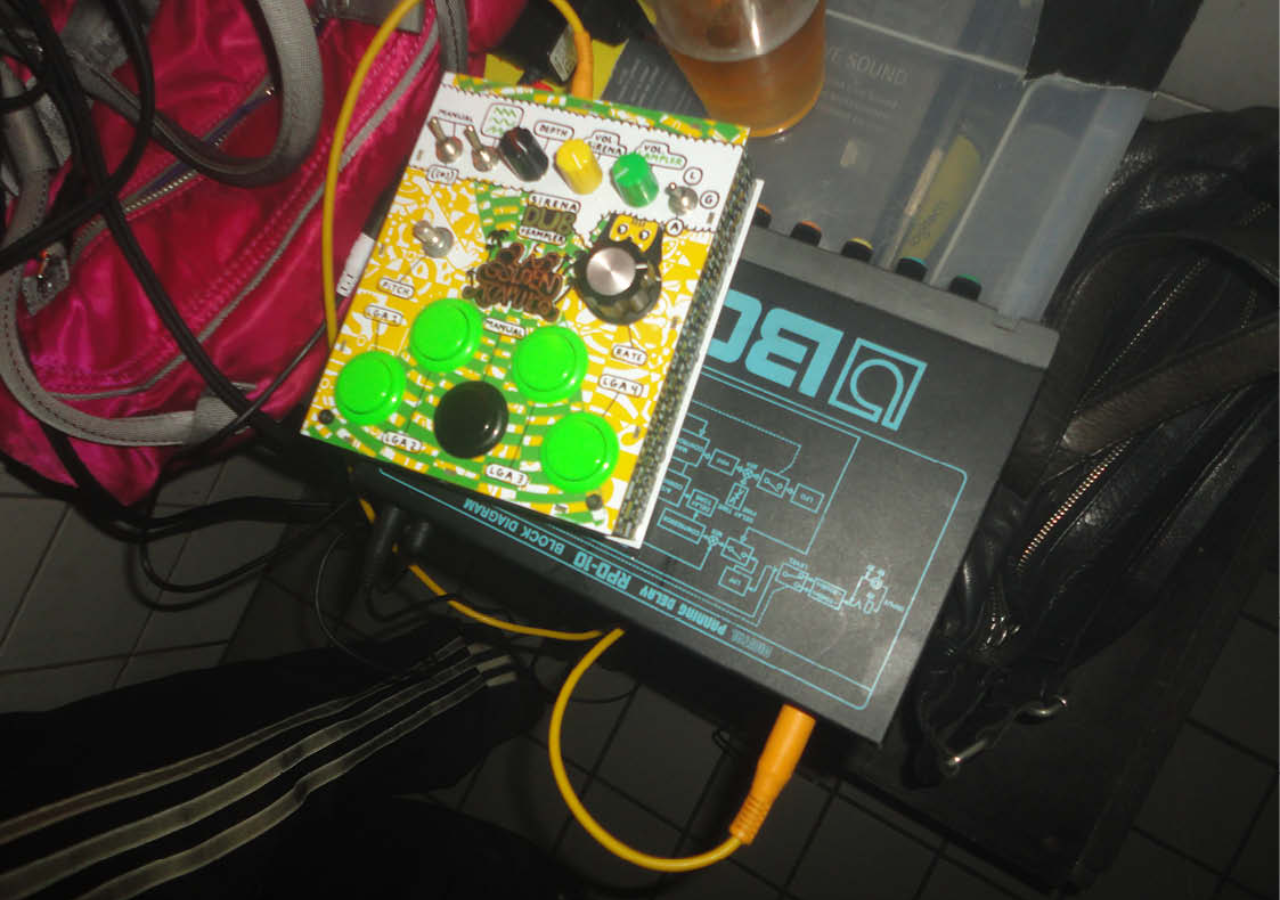
<file: index.html>
<!DOCTYPE html>
<html lang="en">
<head>
  <meta charset="utf-8">
  <meta name="viewport" content="width=device-width,initial-scale=1.0">
  <meta name="description" content="Part of the Dance — Andre Kahveciyan" />
  <meta name="author" content="Andre Kahveciyan" />
  <link rel="icon" href="assets/images/favicon/favicon.png"/>
  <title>Andre Kahveciyan: Part of the Dance</title>
  <link rel="stylesheet" href="assets/css/normalize.css">
  <link rel="stylesheet" href="assets/css/style.css">
</head>
<body class="landing">

  <div id="slideshow"></div>

  <script>
    // ── ADD MORE IMAGES HERE ─────────────────────────────────
    // Just add the filename to this array and drop the file
    // in the images/ folder. They will appear in the slideshow.
    const images = [
      "print1.jpg","print12.jpg","print13.jpg","print14.jpg","print15.jpg",
      "print16.jpg","print17.jpg","print18.jpg","print19.jpg","print110.jpg",
      "print111.jpg","print112.jpg","print113.jpg","print114.jpg","print115.jpg",
      "print116.jpg","print117.jpg","print118.jpg","print119.jpg","print120.jpg",
      "print121.jpg","print122.jpg","print123.jpg","print124.jpg","print125.jpg",
      "print126.jpg","print127.jpg","print128.jpg","print129.jpg","print130.jpg",
      "print131.jpg","print132.jpg","print133.jpg","print134.jpg","print135.jpg",
      "print136.jpg","print137.jpg","print138.jpg","print139.jpg","print140.jpg",
      "print141.jpg","print142.jpg","print143.jpg","print144.jpg","print145.jpg",
      "print146.jpg"
    ];

    const slideshow = document.getElementById('slideshow');
    let current = 0;
    let slides = [];

    images.forEach((img, i) => {
      const div = document.createElement('div');
      div.className = 'slide' + (i === 0 ? ' active' : '');
      div.style.backgroundImage = `url('images/${img}')`;
      slideshow.appendChild(div);
      slides.push(div);
    });

    setInterval(() => {
      slides[current].classList.remove('active');
      current = (current + 1) % slides.length;
      slides[current].classList.add('active');
    }, 2500);

    document.body.addEventListener('click', () => {
      window.location.href = 'essay.html';
    });
  </script>

</body>
</html>
</file>
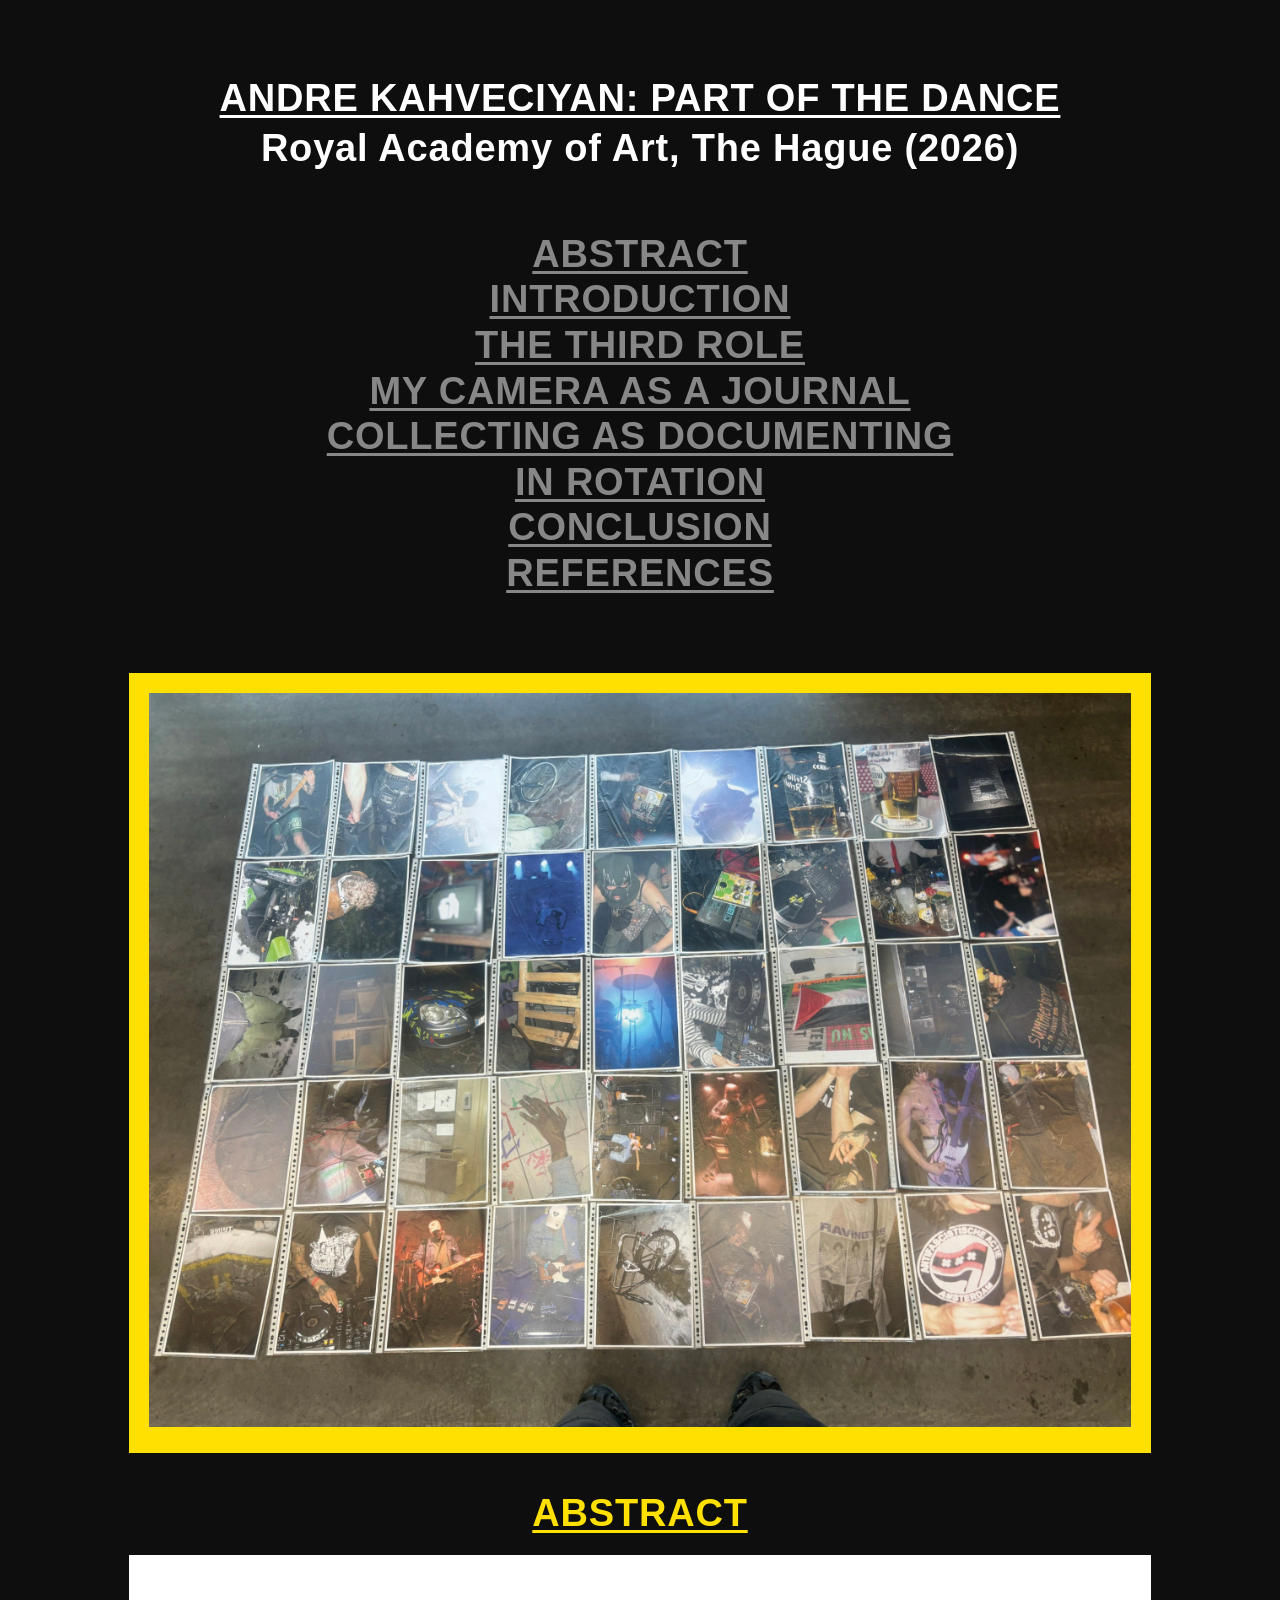
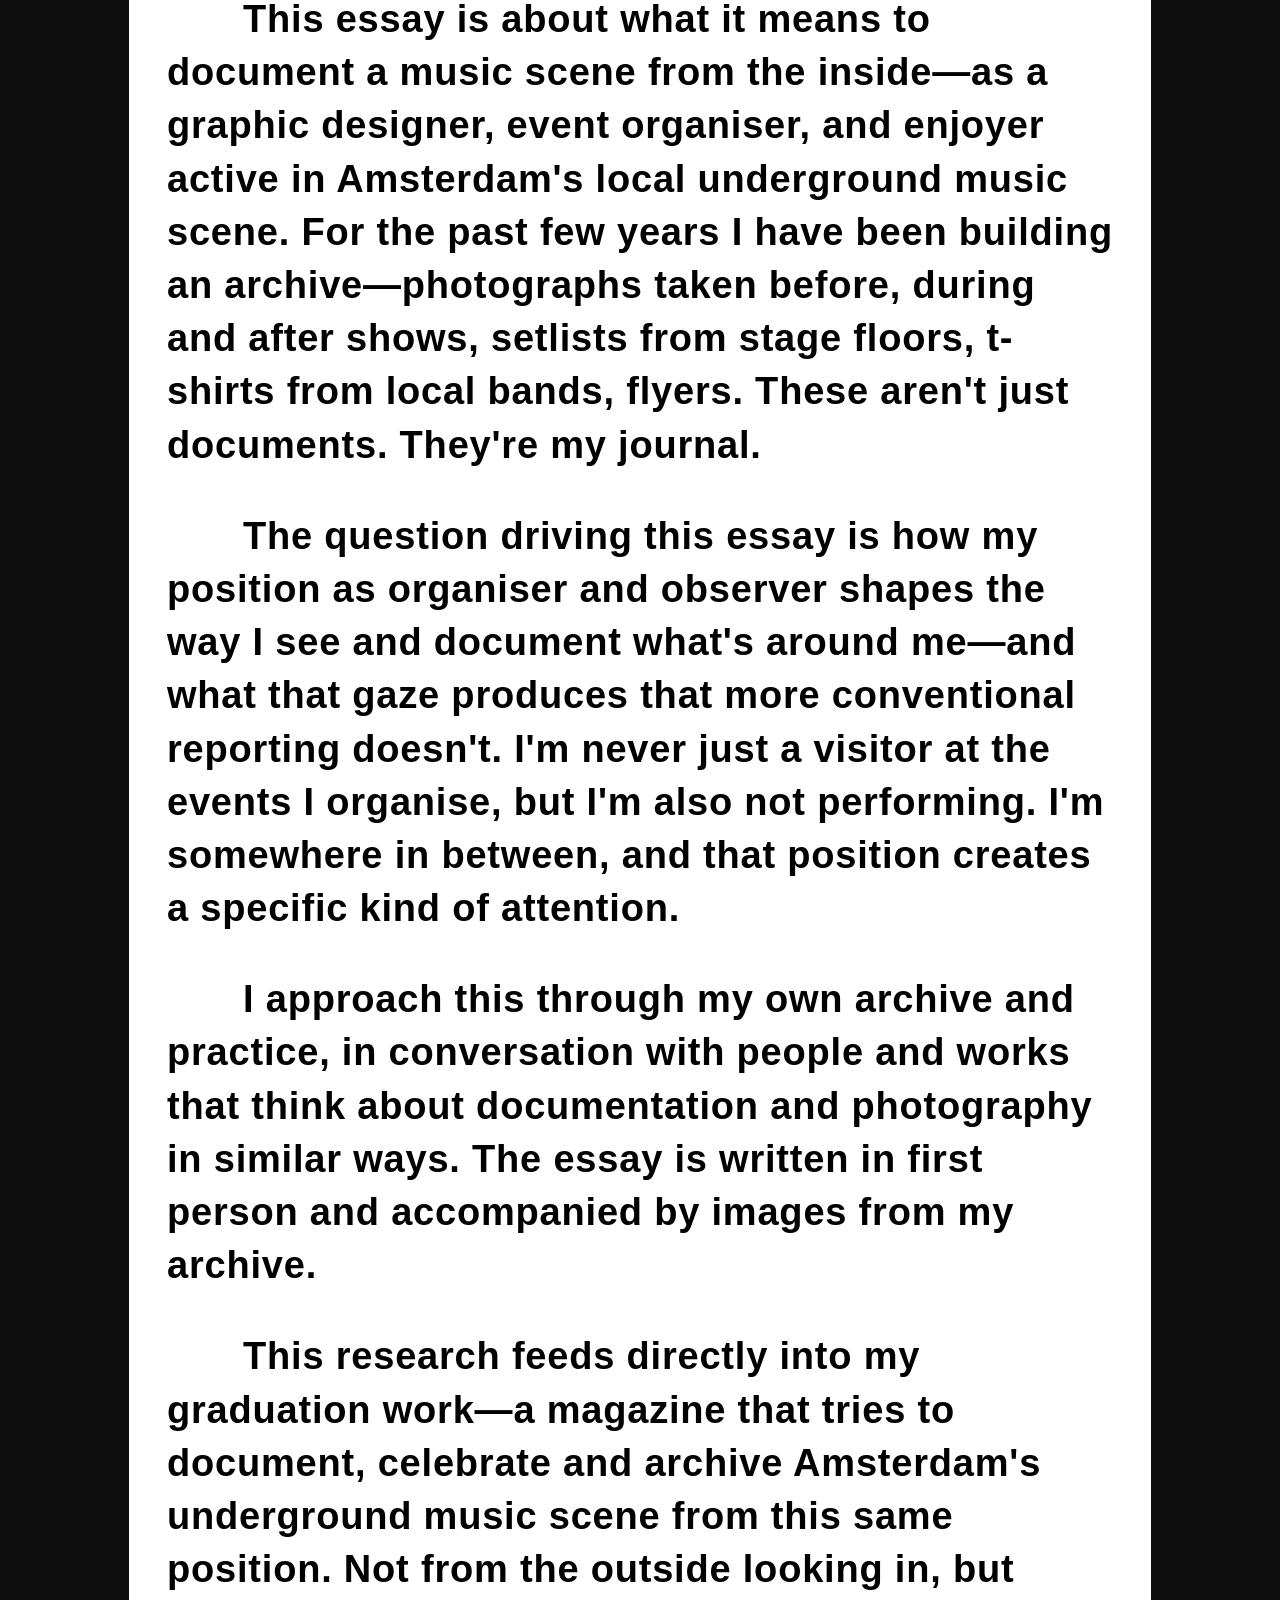
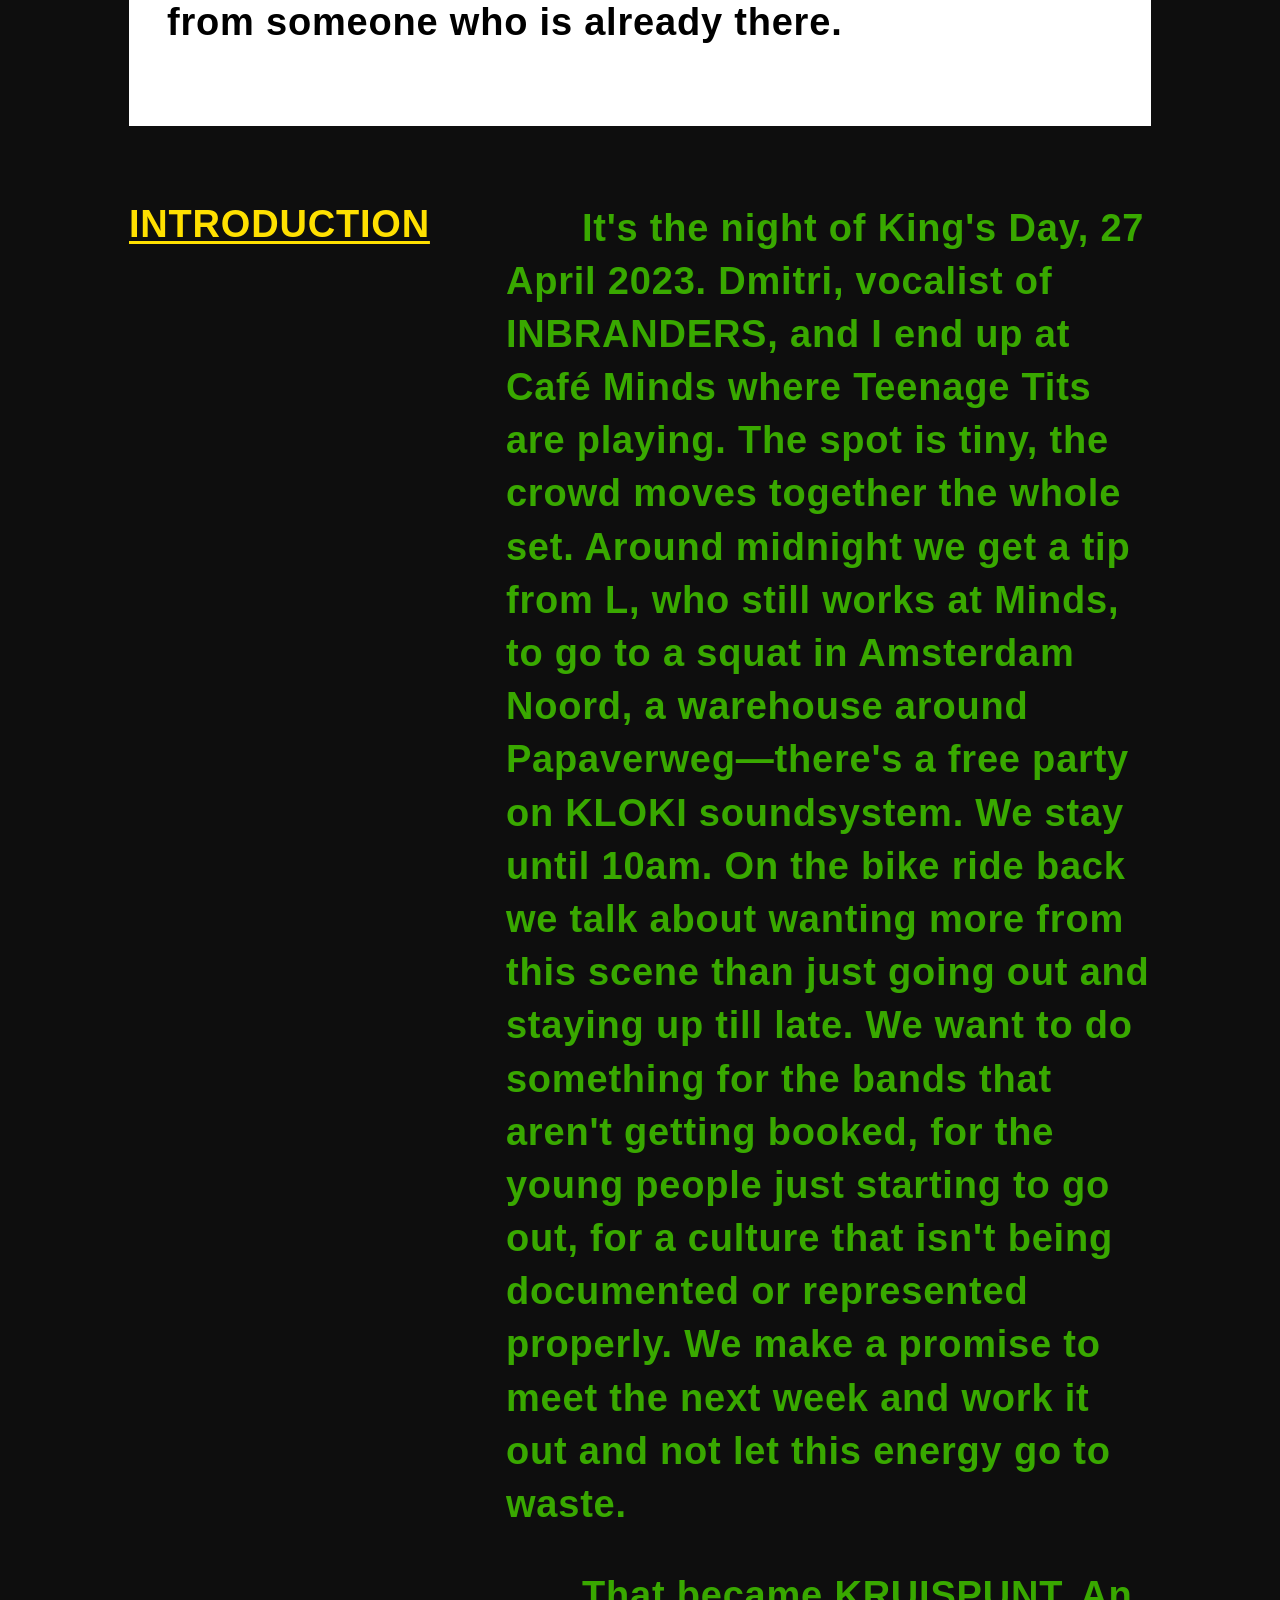
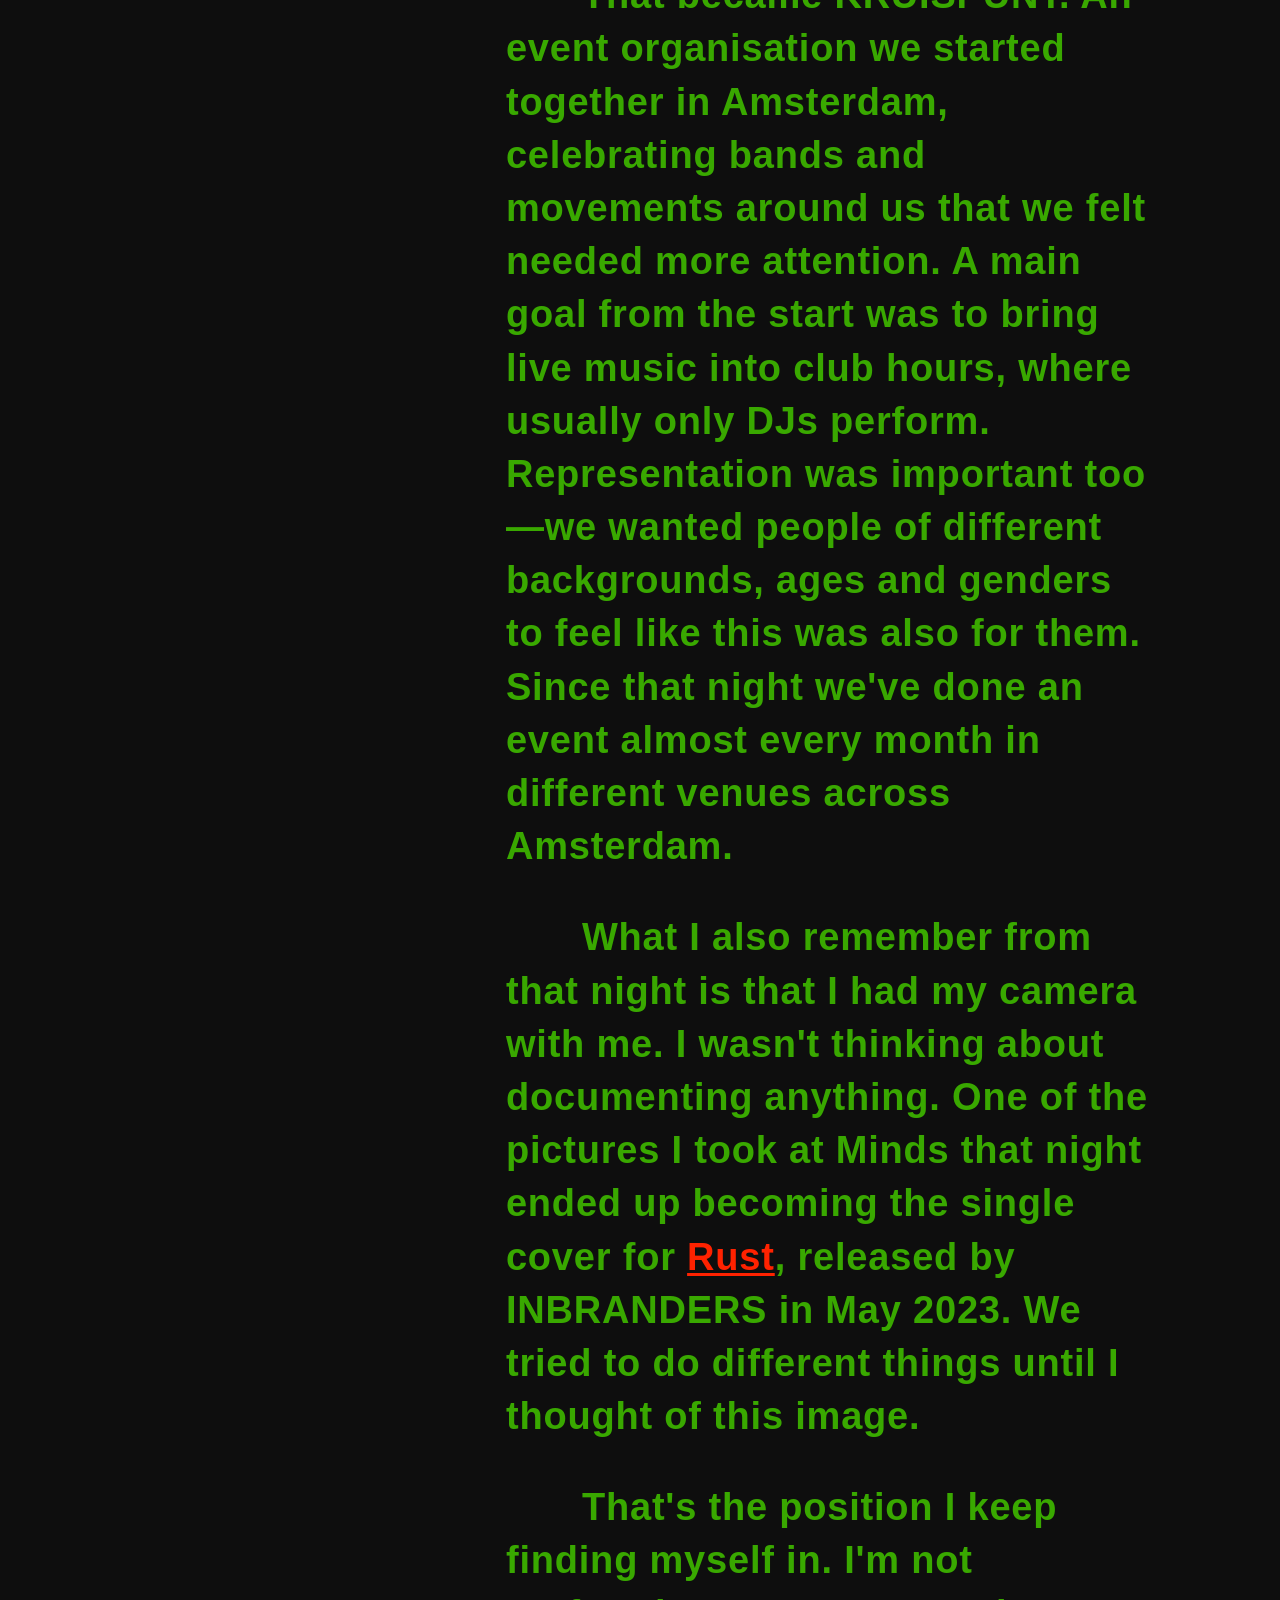
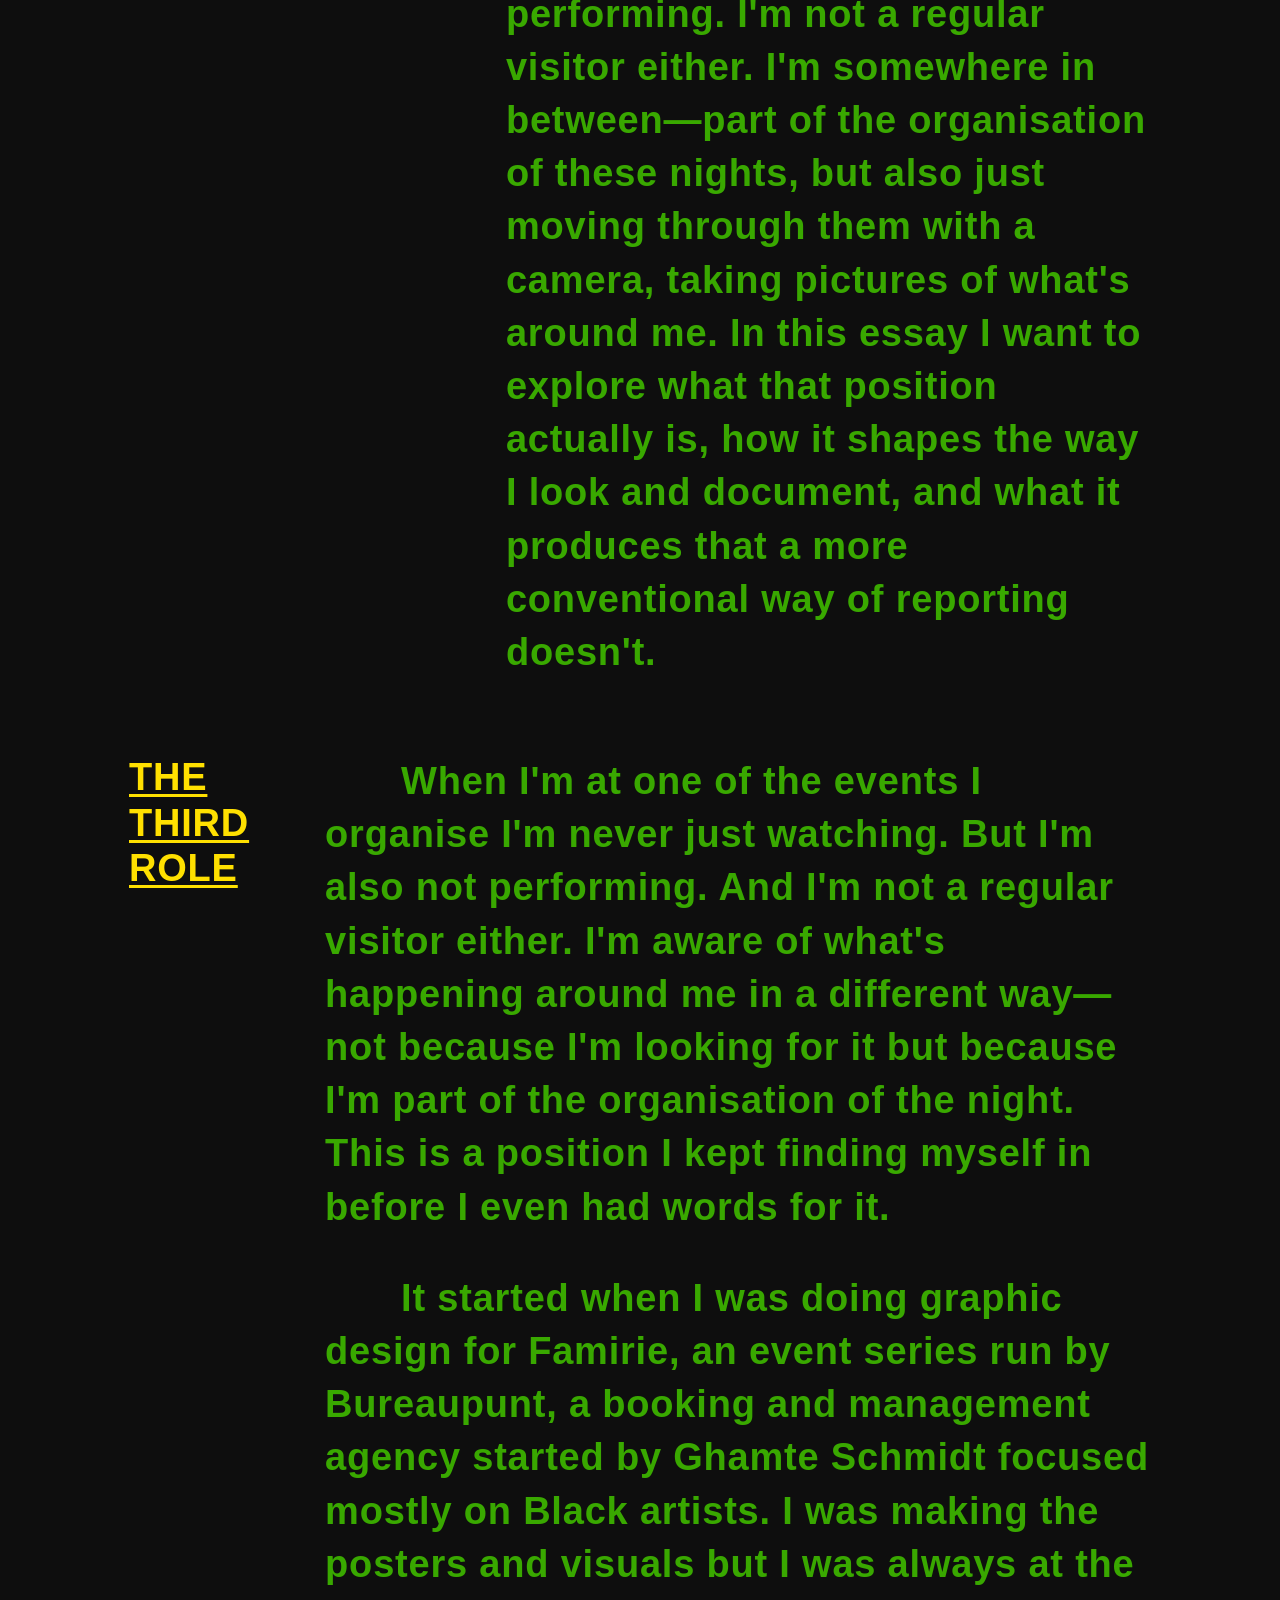
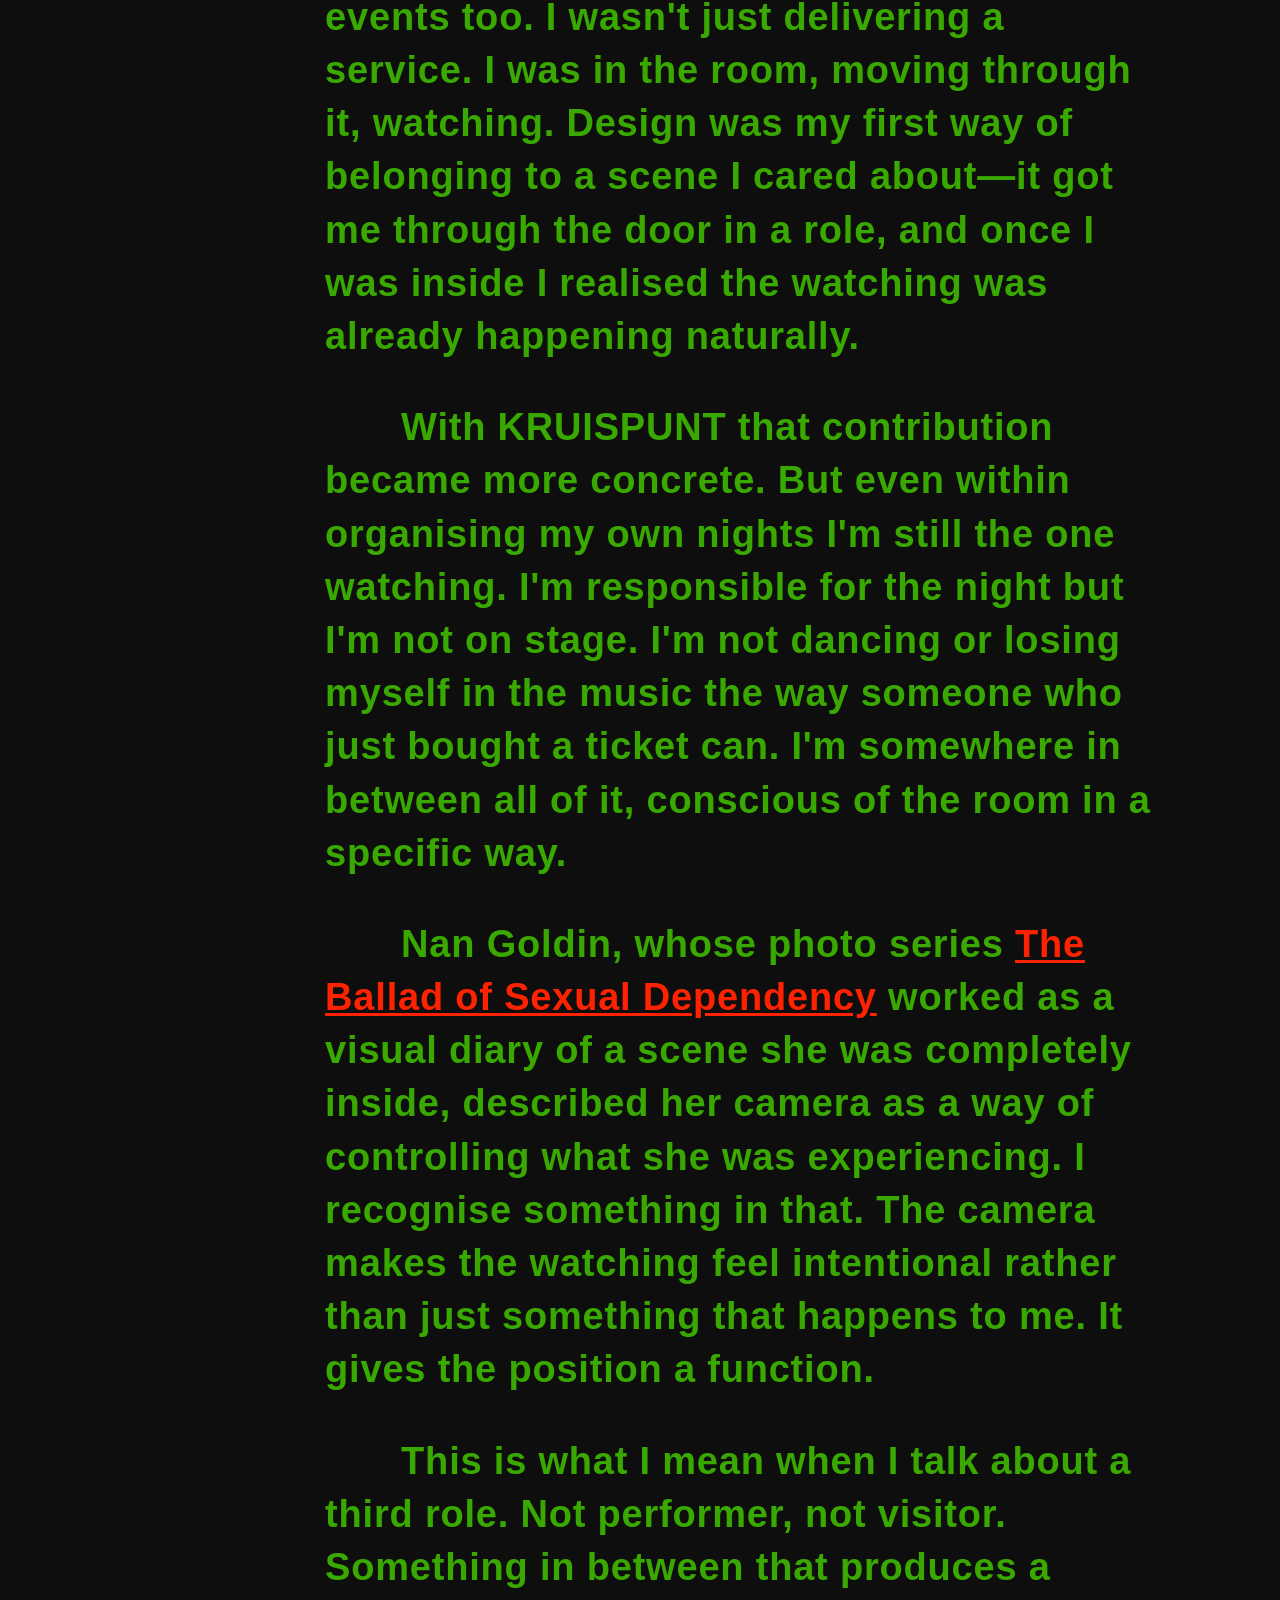
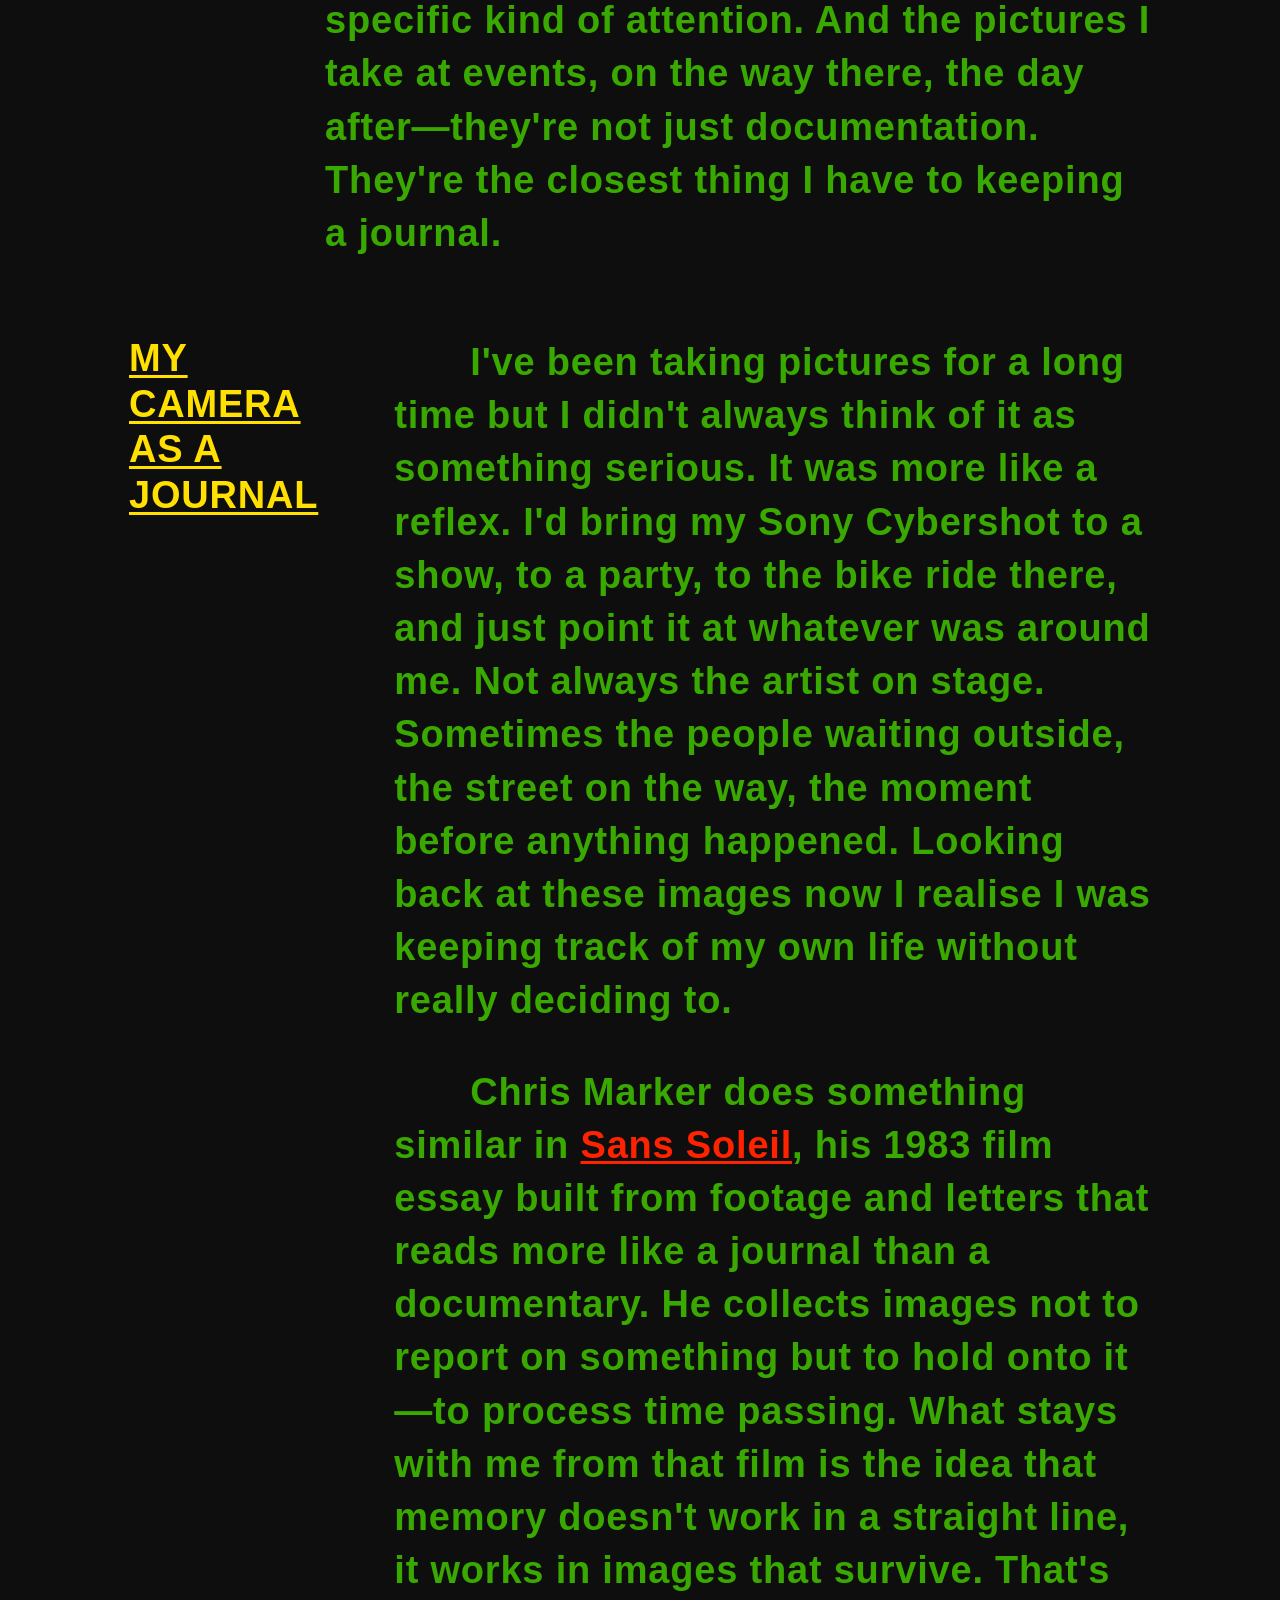
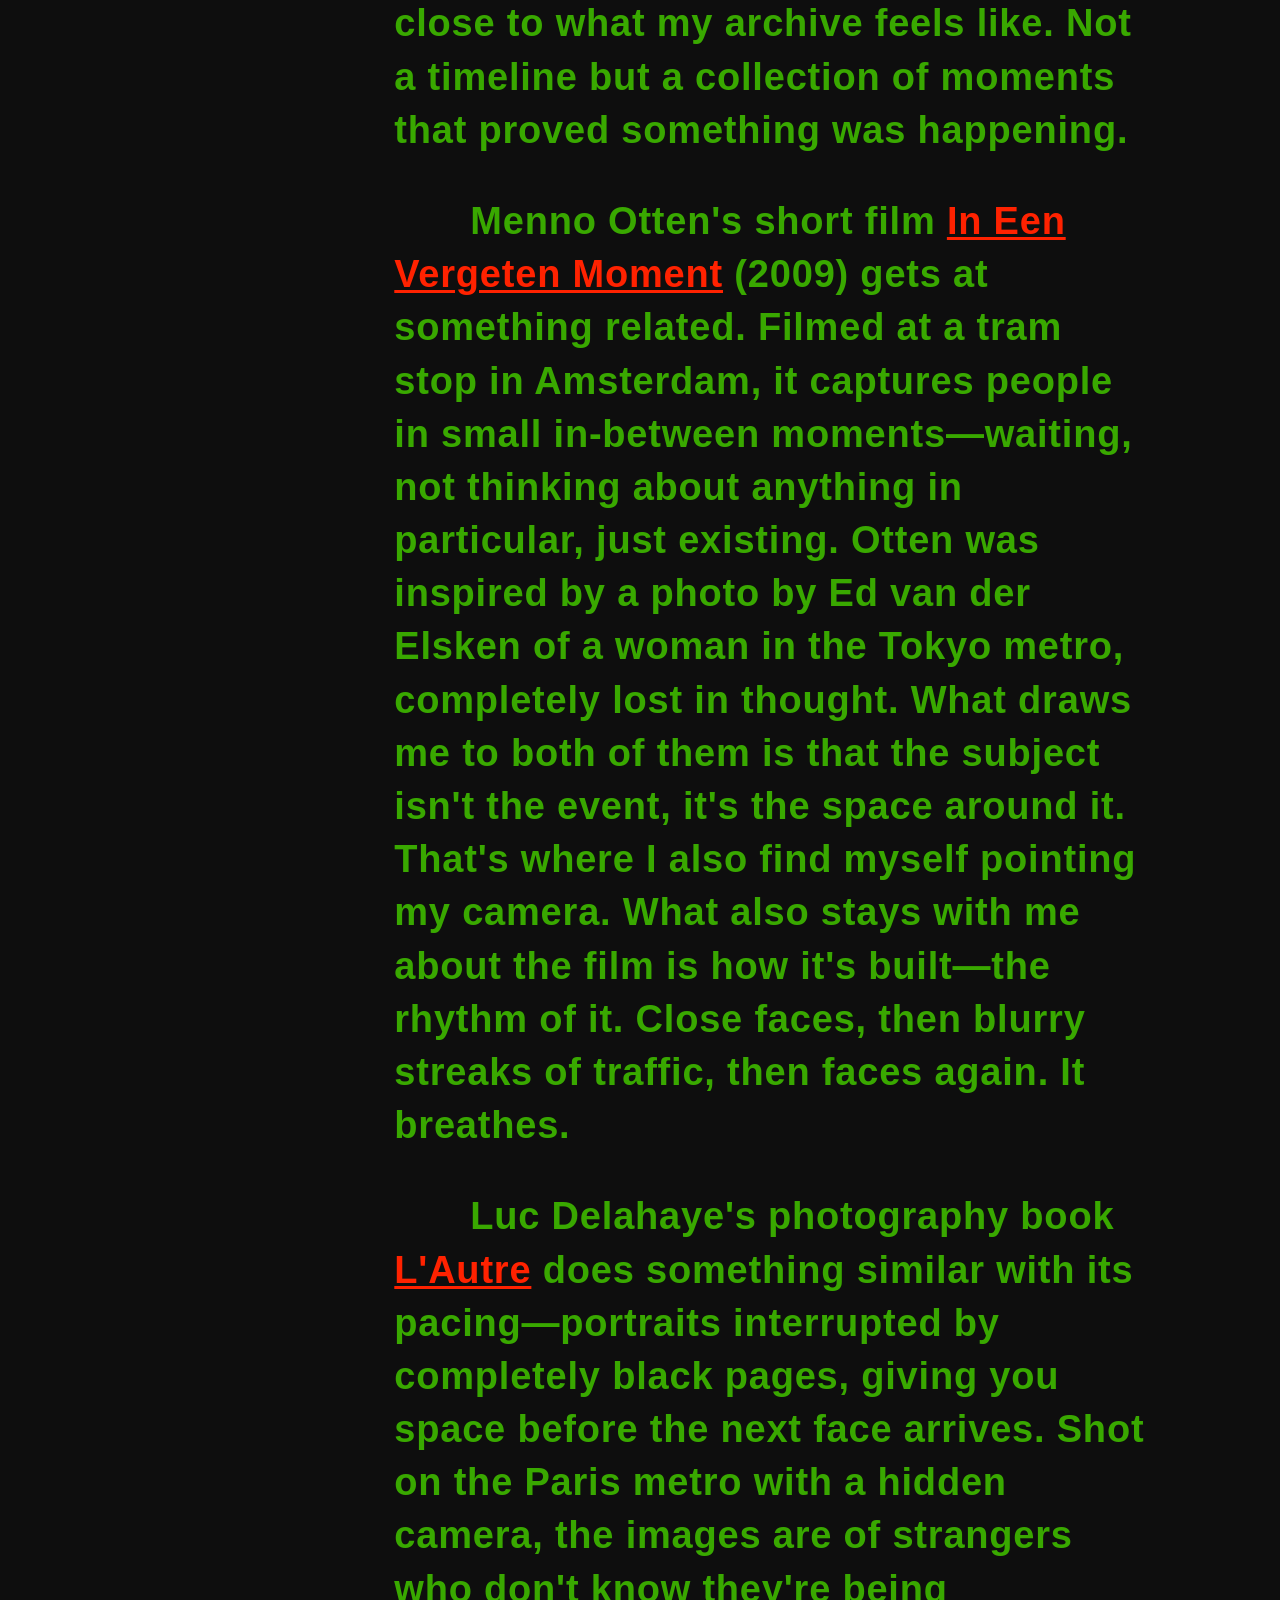
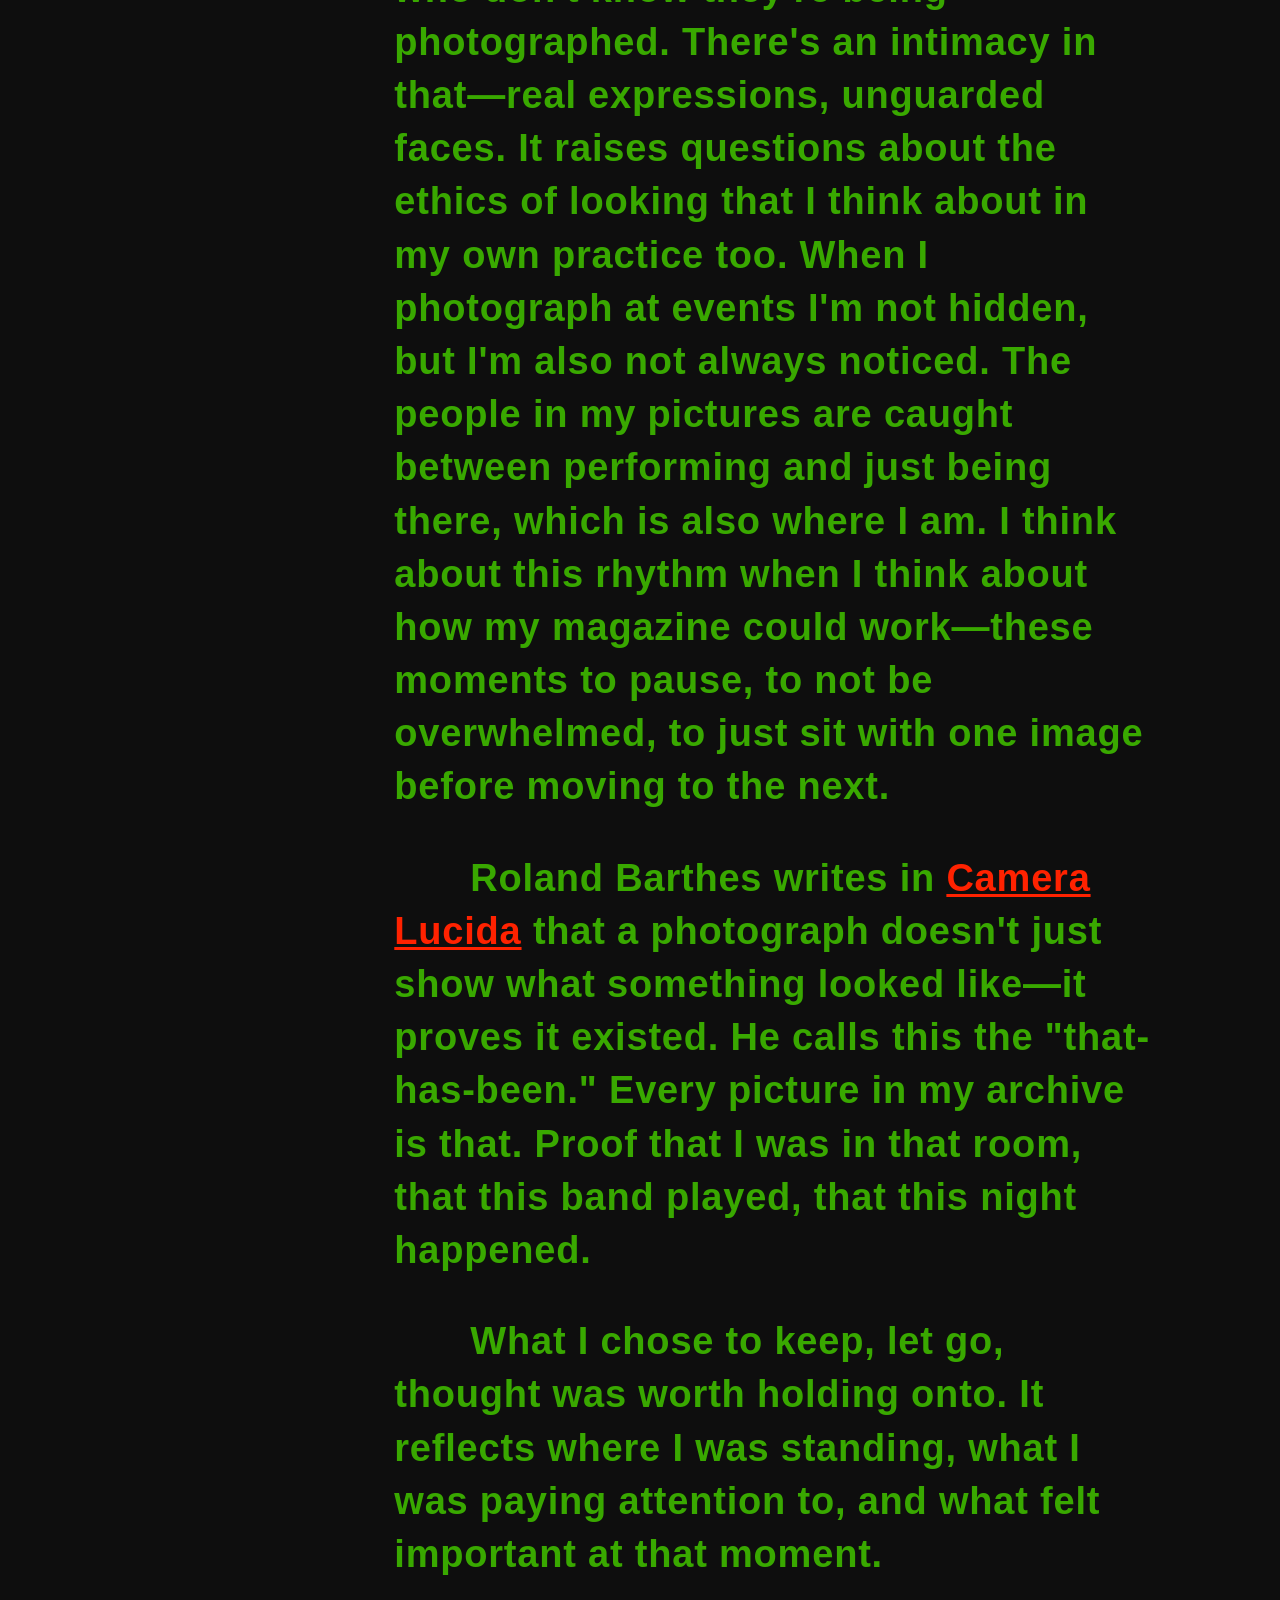
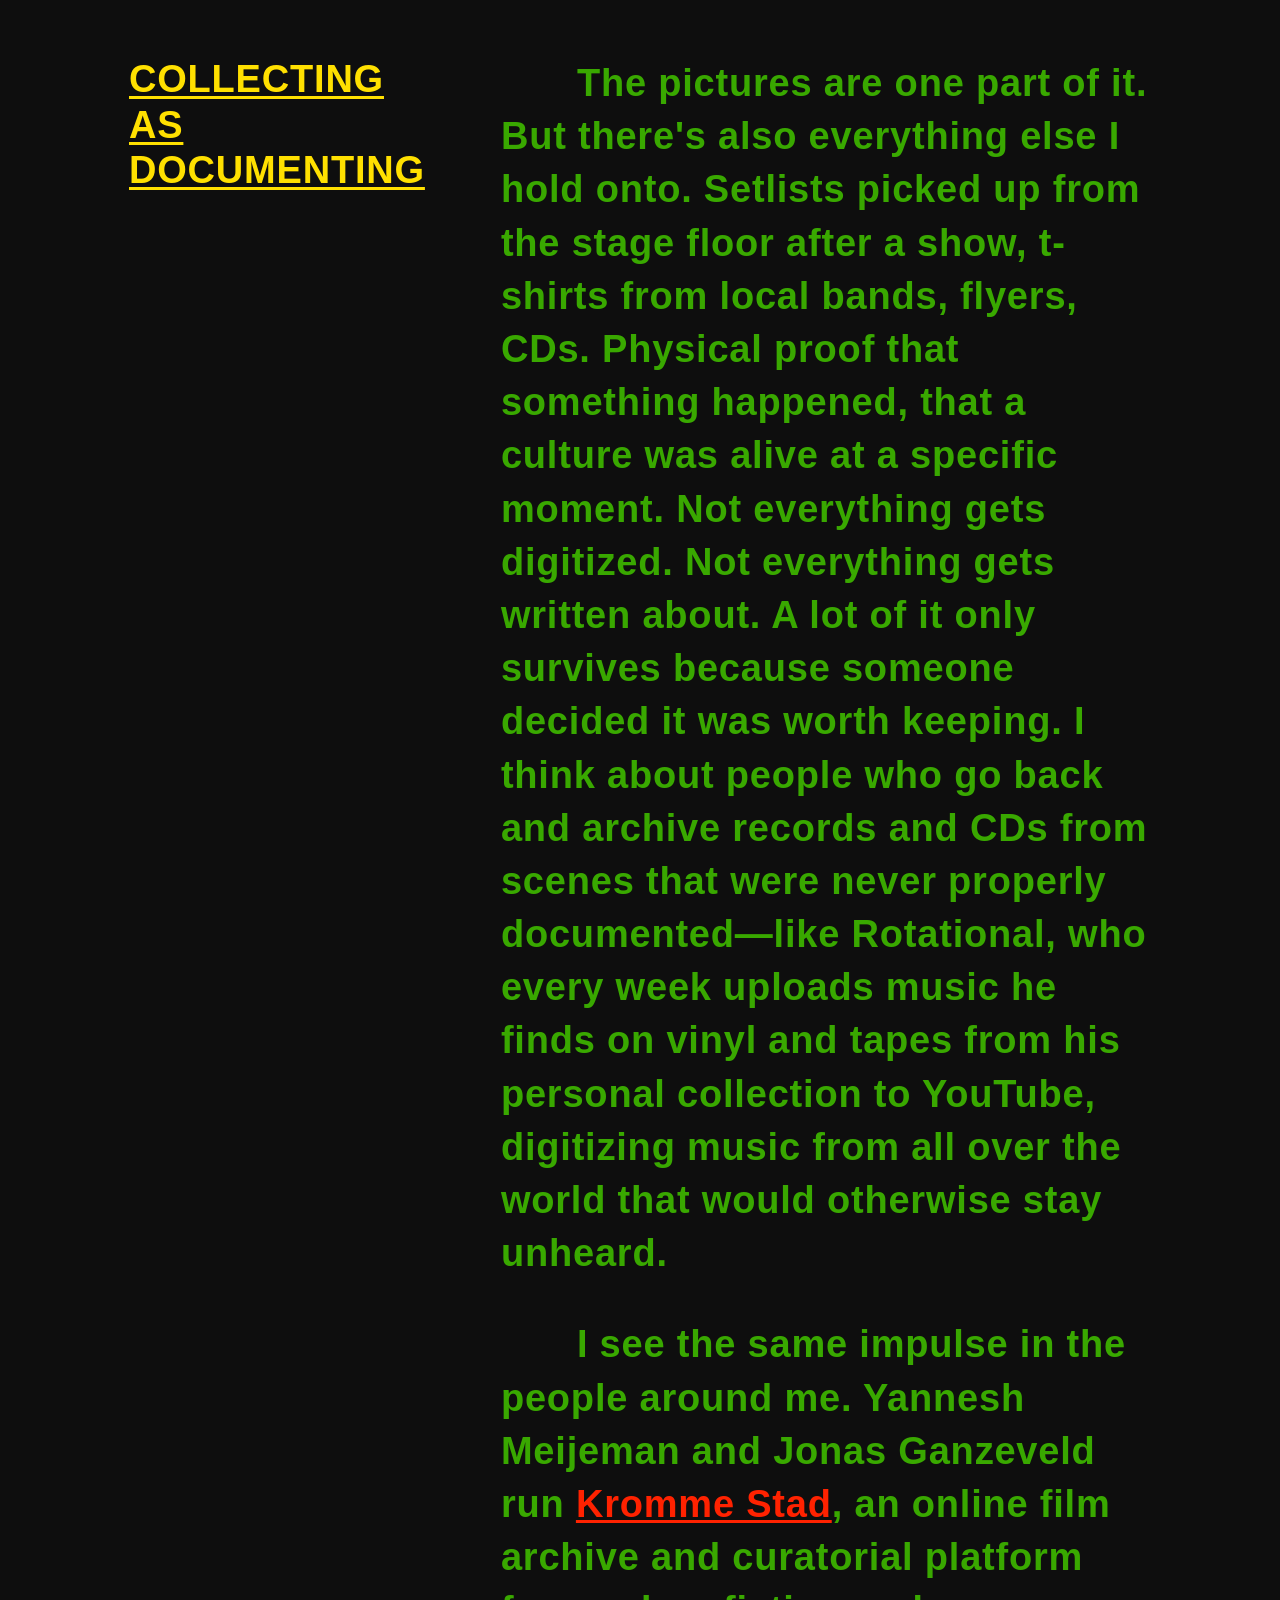
<file: essay.html>
<!DOCTYPE html>
<html lang="en">

<head>
  <meta charset="utf-8">
  <meta name="viewport" content="width=device-width,initial-scale=1.0">
  <meta name="description" content="Part of the Dance — Andre Kahveciyan" />
  <meta name="author" content="Andre Kahveciyan" />
  <link rel="icon" href="assets/images/favicon/favicon.png" />
  <title>Andre Kahveciyan: Part of the Dance</title>
  <link rel="stylesheet" href="assets/css/normalize.css">
  <link rel="stylesheet" href="assets/css/style.css">
</head>


<body>
  <div class="page-wrapper">

       <header>
      <!-- <a class="back" href="index.html">← Back</a> -->
      <h5>Andre Kahveciyan: Part of the Dance</h5>
      <p class="byline">Royal Academy of Art, The Hague (2026)</p>
      <nav>
        <ul>
          <li><a href="#abstract">Abstract</a></li>
          <li><a href="#intro">Introduction</a></li>
          <li><a href="#third-role">The Third Role</a></li>
          <li><a href="#journal">My Camera as a Journal</a></li>
          <li><a href="#collecting">Collecting as Documenting</a></li>
          <li><a href="#rotation">In Rotation</a></li>
          <li><a href="#conclusion">Conclusion</a></li>
          <li><a href="#references">References</a></li>
        </ul>
      </nav>
    </header>

    <main>
   

 <figure>
    <a class="back" href="index.html"> <img src=assets/images/backgroundimage.jpg></a>
  </figure>

<div class="essay">

      <div class="section full-width">
        <div class="section-content">
          <h3 id="abstract">Abstract
          </h3>
         
          <div class="abstract">
            <p>This essay is about what it means to document a music scene from the inside—as a graphic designer,
              event organiser, and enjoyer active in Amsterdam's local underground music scene. For the past few years I
              have been building an archive—photographs taken before, during and after shows, setlists from stage
              floors, t-shirts from local bands, flyers. These aren't just documents. They're my journal.</p>
            <p>The question driving this essay is how my position as organiser and observer shapes the way I see and
              document what's around me—and what that gaze produces that more conventional reporting doesn't. I'm
              never just a visitor at the events I organise, but I'm also not performing. I'm somewhere in between, and
              that position creates a specific kind of attention.</p>
            <p>I approach this through my own archive and practice, in conversation with people and works that think
              about documentation and photography in similar ways. The essay is written in first person and accompanied
              by images from my archive.</p>
            <p>This research feeds directly into my graduation work—a magazine that tries to document, celebrate and
              archive Amsterdam's underground music scene from this same position. Not from the outside looking in, but
              from someone who is already there.</p>
          </div>
        </div>
      </div>

      <div class="section">
        <div class="section-title">
          <h2 id="intro">Introduction</h2>
        </div>
        <div class="section-content">
          <p>It's the night of King's Day, 27 April 2023. Dmitri, vocalist of INBRANDERS, and I end up at Café Minds where
            Teenage Tits are playing. The spot is tiny, the crowd moves together the whole set. Around midnight we get a
            tip from L, who still works at Minds, to go to a squat in Amsterdam Noord, a warehouse around Papaverweg—there's a free party on
            KLOKI soundsystem. We stay until 10am. On the bike ride back we talk about wanting more from this scene than
            just going out and staying up till late. We want to do something for the bands that aren't getting booked,
            for the young people just starting to go out, for a culture that isn't being documented or represented
            properly. We make a promise to meet the next week and work it out and not let this energy go to waste.</p>
          <p>That became KRUISPUNT. An event organisation we started together in Amsterdam, celebrating bands and
            movements around us that we felt needed more attention. A main goal from the start was to bring live music
            into club hours, where usually only DJs perform. Representation was important too—we wanted people of
            different backgrounds, ages and genders to feel like this was also for them. Since that night we've done an
            event almost every month in different venues across Amsterdam.</p>
          <p>What I also remember from that night is that I had my camera with me. I wasn't thinking about documenting
            anything. One of the pictures I took at Minds that night ended up becoming the single cover for
            <em>Rust</em>, released by INBRANDERS in May 2023. We tried to do different things until I thought of this
            image.</p>
          <p>That's the position I keep finding myself in. I'm not performing. I'm not a regular visitor either. I'm
            somewhere in between—part of the organisation of these nights, but also just moving through them with a
            camera, taking pictures of what's around me. In this essay I want to explore what that position actually is,
            how it shapes the way I look and document, and what it produces that a more conventional way of reporting
            doesn't.</p>
        </div>
      </div>

      <div class="section">
        <div class="section-title">
          <h2 id="third-role">The Third Role</h2>
        </div>
        <div class="section-content">
          <p>When I'm at one of the events I organise I'm never just watching. But I'm also not performing. And I'm not
            a regular visitor either. I'm aware of what's happening around me in a different way—not because I'm looking
            for it but because I'm part of the organisation of the night. This is a position I kept finding myself in
            before I even had words for it.</p>
          <p>It started when I was doing graphic design for Famirie, an event series run by Bureaupunt, a booking and
            management agency started by Ghamte Schmidt focused mostly on Black artists. I was making the posters and
            visuals but I was always at the events too. I wasn't just delivering a service. I was in the room, moving
            through it, watching. Design was my first way of belonging to a scene I cared about—it got me through the
            door in a role, and once I was inside I realised the watching was already happening naturally.</p>
          <p>With KRUISPUNT that contribution became more concrete. But even within organising my own nights I'm still
            the one watching. I'm responsible for the night but I'm not on stage. I'm not dancing or losing myself in
            the music the way someone who just bought a ticket can. I'm somewhere in between all of it, conscious of the
            room in a specific way.</p>
          <p>Nan Goldin, whose photo series <em>The Ballad of Sexual Dependency</em> worked as a visual diary of a scene
            she was completely inside, described her camera as a way of controlling what she was experiencing. I
            recognise something in that. The camera makes the watching feel intentional rather than just something that
            happens to me. It gives the position a function.</p>
          <p>This is what I mean when I talk about a third role. Not performer, not visitor. Something in between that
            produces a specific kind of attention. And the pictures I take at events, on the way there, the day
            after—they're not just documentation. They're the closest thing I have to keeping a journal.</p>
        </div>
      </div>

      <div class="section">
        <div class="section-title">
          <h2 id="journal">My Camera as a Journal</h2>
        </div>
        <div class="section-content">
          <p>I've been taking pictures for a long time but I didn't always think of it as something serious. It was more
            like a reflex. I'd bring my Sony Cybershot to a show, to a party, to the bike ride there, and just point it
            at whatever was around me. Not always the artist on stage. Sometimes the people waiting outside, the street
            on the way, the moment before anything happened. Looking back at these images now I realise I was keeping
            track of my own life without really deciding to.</p>
          <p>Chris Marker does something similar in <em>Sans Soleil</em>, his 1983 film essay built from footage and
            letters that reads more like a journal than a documentary. He collects images not to report on something but
            to hold onto it—to process time passing. What stays with me from that film is the idea that memory doesn't
            work in a straight line, it works in images that survive. That's close to what my archive feels like. Not a
            timeline but a collection of moments that proved something was happening.</p>
          <p>Menno Otten's short film <em>In Een Vergeten Moment</em> (2009) gets at something related. Filmed at a tram
            stop in Amsterdam, it captures people in small in-between moments—waiting, not thinking about anything in
            particular, just existing. Otten was inspired by a photo by Ed van der Elsken of a woman in the Tokyo metro,
            completely lost in thought. What draws me to both of them is that the subject isn't the event, it's the
            space around it. That's where I also find myself pointing my camera. What also stays with me about the film
            is how it's built—the rhythm of it. Close faces, then blurry streaks of traffic, then faces again. It
            breathes.</p>
          <p>Luc Delahaye's photography book <em>L'Autre</em> does something similar with its pacing—portraits
            interrupted by completely black pages, giving you space before the next face arrives. Shot on the Paris
            metro with a hidden camera, the images are of strangers who don't know they're being photographed. There's
            an intimacy in that—real expressions, unguarded faces. It raises questions about the ethics of looking that
            I think about in my own practice too. When I photograph at events I'm not hidden, but I'm also not always
            noticed. The people in my pictures are caught between performing and just being there, which is also where I
            am. I think about this rhythm when I think about how my magazine could work—these moments to pause, to not
            be overwhelmed, to just sit with one image before moving to the next.</p>
          <p>Roland Barthes writes in <em>Camera Lucida</em> that a photograph doesn't just show what something looked
            like—it proves it existed. He calls this the "that-has-been." Every picture in my archive is that. Proof
            that I was in that room, that this band played, that this night happened.</p>
          <p>What I chose to keep, let go, thought was worth holding onto. It reflects where I was standing, what I was
            paying attention to, and what felt important at that moment.</p>
        </div>
      </div>

      <div class="section">
        <div class="section-title">
          <h2 id="collecting">Collecting as Documenting</h2>
        </div>
        <div class="section-content">
          <p>The pictures are one part of it. But there's also everything else I hold onto. Setlists picked up from the
            stage floor after a show, t-shirts from local bands, flyers, CDs. Physical proof that something happened,
            that a culture was alive at a specific moment. Not everything gets digitized. Not everything gets written
            about. A lot of it only survives because someone decided it was worth keeping. I think about people who go
            back and archive records and CDs from scenes that were never properly documented—like Rotational, who every
            week uploads music he finds on vinyl and tapes from his personal collection to YouTube, digitizing music
            from all over the world that would otherwise stay unheard.</p>
          <p>I see the same impulse in the people around me. Yannesh Meijeman and Jonas Ganzeveld run <em>Kromme Stad</em>, an
            online film archive and curatorial platform focused on fiction and documentary films about urban power,
            resistance, graffiti and changing cityscapes—with a strong focus on Amsterdam. They show raw archival
            footage and organise screenings around spatial development and subcultures. What draws me to what they do is
            that it's not just preservation for its own sake—it's a way of showing what has been lost, what is still
            here, and who gets to decide what a city looks like.</p>
          <p>Yannesh recently made a film called <em>A Videographer Films Amsterdam</em>, shown directly alongside Ed
            van der Elsken's 1982 film <em>A Photographer Films Amsterdam</em>—a camera on wheels moving through the
            city, documenting its state at that moment. Yannesh follows the same route, from Dam Square to the Albert
            Cuyp Market, and places his version next to Van der Elsken's. Half a century apart, the same streets,
            completely different cities. I remember him telling me about this idea when we went together to a screening
            of <em>Hotel Mokum</em> at Eye Filmmuseum, where they also showed parts of Van der Elsken's film. He told me
            he was really inspired and wanted to recreate it in his own way. It was nice to then follow his process and
            see it actually come to life—I saw the first version at my friend Layla Gijssen's show at W139, part of
            <em>Spookstad</em>. What stays with me about his project is something he said about it—that what he films isn't
            everybody's Amsterdam. It's his, right now. Someone else can do this again later, and it will be different
            again.</p>
          <p>That's exactly what I feel about my own archive. It's not objective. It's not complete. It's one person's
            record of a specific moment in a specific scene, taken from a specific position. But that's also what makes
            it worth something.</p>
        </div>
      </div>

      <div class="section">
        <div class="section-title">
          <h2 id="rotation">In Rotation</h2>
        </div>
        <div class="section-content">
          <p>There is no shortage of music journalism in the Netherlands. But if you follow the local underground scene
            closely, you start to notice that the same names keep coming back. Platforms like <em>3voor12</em> have found a way
            to report on a small rotation of bands—slightly under the mainstream radar but still connected enough to
            management or booking agencies that reach out on their behalf. The reporting follows the pitch, not the
            music. And you can feel it in the writing—there's nothing intimate about it, no real opinion, no sense
            that the person writing actually knows the room they're describing. For me, being associated with that kind
            of coverage has started to make an artist feel less interesting rather than more.</p>
          <p>What's missing is a closeness. A sense that the person documenting is actually inside the thing they're
            writing about, not arriving from outside with a list of questions. I see this being filled in small ways by
            people around me. Jules van Eijs is 21 and has been following and photographing bands consistently for
            years—now one of the house photographers at Paradiso. Following his images gives you a better sense of
            what's actually happening in this scene than a <em>3voor12</em> article. It's not because he has more resources, it's
            because he's there everyday, and it shows in the pictures.</p>
          <p>The same goes for <em>Y.E.A.R.N.</em>, a platform started by Maria and Jeanne from Amsterdam band Prom Vagabonds.
            They do music reviews, concert vlogs, interviews, and republish music videos—all from inside the scene
            they love. Their bio describes it as wanting to connect audiences with new music and the behind the scenes
            of music life in local scenes. What makes it work is that it's real. You can feel that they care.</p>
          <p>These are people doing what I want to do with my graduation work—a magazine where the conversations are
            with artists I'm already close to, images taken in vulnerable moments, a publication that feels like it
            comes from inside rather than looking in from outside. The position I described earlier—organiser, observer,
            photographer—is what makes that possible. I don't want to manufacture these conversations or images. More
            try to record what's already there.</p>
        </div>
      </div>

      <div class="section">
        <div class="section-title">
          <h2 id="conclusion">Conclusion</h2>
        </div>
        <div class="section-content">
          <p>This essay started with one night and one goal. But looking back at everything it describes—the events,
            the pictures, the things I collect, the people around me doing similar things—I realise none of it is really
            mine. The bands aren't mine, the venues aren't mine, the scene isn't mine. I just happen to be moving
            through it from a specific position, with a camera and an eye for what's happening around me.</p>
          <p>And I'm also just someone who really loves this. I'm at every show, usually in front, not observing from a
            distance but fully in it. People know me, I know them. It's just that even while being in it I'm also
            trying to notice what's around me, to try to hold onto it somehow.</p>
          <p>What I'm doing with my graduation work is to find a way to make that position visible. A magazine that
            works as an extension of this gaze—not me writing about myself but me pointing at everything around me that
            I think deserves more attention. The artists, the organisers, the photographers, the people just showing up
            every week to dance. The moments between the sets, the conversations after, the things that don't make it
            into any reporting.</p>
          <p>I don't think my gaze is more important than anyone else's. But I do think it's specific. It comes from
            being inside this scene for a few years now, from organising, from designing, from photographing, from
            collecting. From being the person who is always there but never fully in one role. That position has given
            me something—a way of seeing that I'm still figuring out how to use. The magazine is where I want to try.
          </p>
        </div>
      </div>

      <div class="section">
        <div class="section-title">
          <h2 id="references">Bibliography</h2>
        </div>
        <div class="section-content">
          <div class="references">
            <p>Barthes, Roland. <em>Camera Lucida</em>. New York: Hill and Wang, 1980.</p>
            <p>Delahaye, Luc. <em>L'Autre</em>. London: Phaidon Press, 1999.</p>
            <p>Goldin, Nan. <em>The Ballad of Sexual Dependency</em>. New York: Aperture, 1986.</p>
            <p>Marker, Chris. <em>Sans Soleil</em>. Film. France, 1983.</p>
            <p>Meijeman, Yannesh. <em>Een Videograaf Filmt Amsterdam</em>. Film. Amsterdam, 2025.</p>
            <p>Meijeman, Yannesh. <em>Hotel Mokum</em>. Film. Amsterdam, 2023.</p>
            <p>Otten, Menno. <em>In Een Vergeten Moment</em>. Short film. Netherlands Film Academy, 2009.</p>
            <p>Van der Elsken, Ed. <em>Een Fotograaf Filmt Amsterdam</em>. Film. Amsterdam, 1982.</p>
            <p><em>Kromme Stad</em> <a href="https://www.instagram.com/krommestad" target="_blank">instagram.com/krommestad</a>
            </p>
            <p>Rotational <a href="https://www.youtube.com/@rotational_" target="_blank">youtube.com/@rotational_</a>
            </p>
            <p><em>3voor12</em> <a href="https://3voor12.vpro.nl" target="_blank">3voor12.vpro.nl</a></p>
            <p><em>Y.E.A.R.N.</em> <a href="https://www.instagram.com/y.e.a.r.n.4music"
                target="_blank">instagram.com/y.e.a.r.n.4music</a></p>
            <p>Jules van Eijs  <a href="https://www.instagram.com/julesvaneijs"
                target="_blank">instagram.com/julesvaneijs</a></p>
          </div>
          <div class="statement">
            <p>This is to certify that to the best of my knowledge, the content of this thesis is my own work. This
              thesis has not previously been submitted for any degree or other purposes. I certify that the intellectual
              content of this thesis is the product of my own work and that all the assistance received in preparing
              this thesis and sources have been acknowledged.</p>
            <p>Andre Kahveciyan, April 2026</p>
          </div>
        </div>
      </div>

    </main>
<!-- 
    <footer>
      <p>last updated 23.04.26</p>
    </footer> -->

  </div>

</div>
</body>

</html>
</file>
<file: assets/css/style.css>
@charset "UTF-8";

/* ── VARIABLES ───────────────────────────────────────────────
   COLOR SYSTEM:
   Yellow  #FFE000  → section headings (h2)
   Green   #7CFC00  → body text
   Red     #FF2400  → essay title (h1)
   Blue    #00BFFF  → italics, references, captions
   Purple  #CC00FF  → links
   White   #ffffff  → nav, byline, meta
──────────────────────────────────────────────────────────── */

:root {
  --yellow: #FFE000;
  --green:  #39a800;
  --red:    #ff2200;
  --blue:   #0026ff;
  --purple: #ff00d9;
  --white:  #ffffff;
  --bg:     #0e0e0e;
  --font:   "Helvetica", "Arial", sans-serif;
  /* --font: "times"; */
  --size:   38px;
}


/* ── RESET & BASE ────────────────────────────────────────── */

* {
  margin: 0;
  padding: 0;
  box-sizing: border-box;
}

html {
  font-family: var(--font);
  font-size: var(--size);
  font-weight: 900;
  background: var(--bg);
  color: var(--green);
  letter-spacing: 0.8px;
  overscroll-behavior: none;
}

body {
  background: var(--bg);
  width: 100%;
  font-weight: 900;
}


/* ── LANDING PAGE ────────────────────────────────────────── */

body.landing {
  height: 100vh;
  overflow: hidden;
  cursor: pointer;
}

#slideshow {
  position: fixed;
  top: 0;
  left: 0;
  width: 100%;
  height: 100%;
}

.slide {
  position: absolute;
  top: 0;
  left: 0;
  width: 100%;
  height: 100%;
  opacity: 0;
  transition: opacity 0s ease;
  background-size: cover;
  background-position: center;
  background-repeat: no-repeat;
}

.slide.active {
  opacity: 1;
}


/* ── ESSAY PAGE LAYOUT ───────────────────────────────────── */

body.essay {
  min-height: 100vh;
  font-weight: 900;
}

.page-wrapper {
  max-width: 1250px;
  margin: 0 auto;
  padding: 2rem 3rem 3rem;
}


/* ── HEADER ──────────────────────────────────────────────── */

header {
  margin-bottom: 2rem;
}

a.back {
  /* display: inline-block;
  font-family: var(--font);
  font-size: var(--size);
  color: var(--white);
  text-decoration: none;
  text-transform: uppercase; */
  opacity: 1;
  /* margin-bottom: 1.5rem; */
  
}

a.back:hover {
  opacity: 1;
}

h1 {
  font-family: var(--font);
  font-size: var(--size);
  color: var(--white);
  text-transform: uppercase;
  line-height: 1.2;
  margin-bottom: 0.5rem;
  color: #FFE000;
}

.byline {
  font-family: var(--font);
  font-size: var(--size);
  color: var(--white);
  opacity: 1;
  margin-bottom: 1.5rem;
  text-align: center;
}

h3 {
  font-family: var(--font);
  font-size: var(--size);
  color: var(--white);
  text-transform: uppercase;
  line-height: 1.2;
  margin-bottom: 0.5rem;
  text-align: center;
  text-decoration: underline;
 text-underline-offset: 3.5px;


  color: #FFE000;
}


/* ── NAVIGATION ──────────────────────────────────────────── */

nav {
  text-align: center;
  padding: 0rem 1;
  margin-bottom: 0;
  margin-top: 5;
  line-height: 1.2;
  
}

nav ul {
  list-style: none;
  display: grid;
  flex-direction: column;
  gap: 0;
  /* align-items: flex-start; */
}

nav ul li a {
  font-family: var(--font);
  font-size: var(--size);
  color: var(--white);
  text-decoration: underline;
  text-transform: uppercase;
  opacity: 0.5;
  text-underline-offset: 3.5px;
  
}

nav ul li a:hover {
  opacity: 1;
  color: var(--yellow);
}


/* ── TWO-COLUMN SECTION LAYOUT ───────────────────────────── */
/* Each section is a grid: title left, content right         */

.section {
  display: flex;
  grid-template-columns: 180px 1fr;
  gap: 0 2rem;
  margin-top: 0.5rem;
  border-top: 0;
  padding-top: 0.5rem;
}

.section-title {
  grid-column: 1;
}

.section-content {
  grid-column: 2;
}

/* Abstract spans full width */
.section.full-width {
  grid-template-columns: 1fr;
  
}

.section.full-width .section-title,
.section.full-width .section-content {
  grid-column: 1;
}


/* ── SECTION TITLES ──────────────────────────────────────── */

h2 {
  font-family: var(--font);
  font-size: var(--size);
  color: var(--white);
  text-transform: uppercase;
  line-height: 1.2;
  position: sticky;
  top: 1rem;
  text-decoration: underline;
  text-underline-offset: 3.5px;
  color: #FFE000;
}

h5 {
  font-family: var(--font);
  font-size: var(--size);
  color: var(--white);
  text-transform: uppercase;
  line-height: 1.2;
  text-align: center;
  top: 1rem;
  text-decoration: underline;
  text-underline-offset: 3.5px;
  color: #ffffff;
}

/* ── BODY TEXT ───────────────────────────────────────────── */

p {
  font-family: var(--font);
  font-size: var(--size);
  color: var(--green);
  line-height: 1.4;
  margin-bottom: 1rem;
  
  text-indent: 2em;
}

.abstract p,
.references p,
.statement p,
footer p,
.byline {
  text-indent: 0;
}

em, i {
  color: var(--red);
  font-style: normal;
  text-decoration: underline;
  text-underline-offset: 3px;
}


/* ── LINKS ───────────────────────────────────────────────── */

a {
  color: var(--purple);
  text-decoration: underline;
}

a:hover {
  opacity: 0.7;
}


/* ── ABSTRACT ────────────────────────────────────────────── */

.abstract {
  background: #ffffff;
  padding: 1rem;
  margin-bottom: 1rem;
  align-content: center;
}

.abstract p {
  color: #000000;
  opacity: 1;
  /* text-indent: 0; */
  text-indent: 2em;
}


/* ── IMAGES ──────────────────────────────────────────────── */

figure {
  margin: 0rem 0;
  max-width:100vw;
  padding: 20px;
  background-color: #FFE000;
}

 figure img {
  width: 100%;
  height: auto;
  align-items: center;
} 

  /* figcaption {
  font-family: var(--font);
  font-size: var(--size);
  color: var(--blue);
  text-transform: uppercase;
  margin-top: 0.4rem;
  opacity: 0.6;
}  */


/* ── REFERENCES ──────────────────────────────────────────── */

.references {
  margin-top: 1rem;
}

.references p {
  color: var(--blue);
  margin-bottom: 0.5rem;
}


/* ── STATEMENT ───────────────────────────────────────────── */

.statement {
  /* border-top: 1px solid rgba(255,255,255,0.1); */
  margin-top: 1rem;
  padding-top: 1rem;
}

.statement p {
  color: var(--white);
  opacity: 0.2;
}


/* ── FOOTER ──────────────────────────────────────────────── */

footer {
  margin-top: 1.5rem;
  padding-top: 1.5rem;
  /* border-top: 1px solid rgba(255,255,255,0.08); */
}

footer p {
  color: var(--white);
  opacity: 0.2;
  text-transform: uppercase;
}

::selection {
  color: black;
  background: red;
}

/* en zo */
/* ── RESPONSIVE ──────────────────────────────────────────── */


@media (max-width: 744px) {

  figure {
  
  padding: 15px;
  
}


  :root { --size: 20px; }
  
  .page-wrapper{
    padding: 0;
  }

  em, i {
    text-underline-offset: 2px;
  }

  /* Stack to single column on mobile */
  .section {
    grid-template-columns: 1fr;
  }

  html {
  letter-spacing: 0.5px;
}

h2 {
  text-underline-offset: 2.5px;
}

h3 {
  text-underline-offset: 2.5px;
}


  h5 {
    padding-top: 20px;
    text-underline-offset: 2.5px;
  }
  
  .section,
  .section-title,
  .section-content {
    flex-direction: column;
  }

  .section-title{
    text-align: center;
    padding: 20px;
  }

  .section-content{
    padding-left: 20px;
    padding-right: 20px;
  }

  .abstract {
  background: #ffffff;
  margin-bottom: 0rem;
  align-content: center;
  
}

nav ul li a {

  text-underline-offset: 2.5px;
  
}

}
</file>
